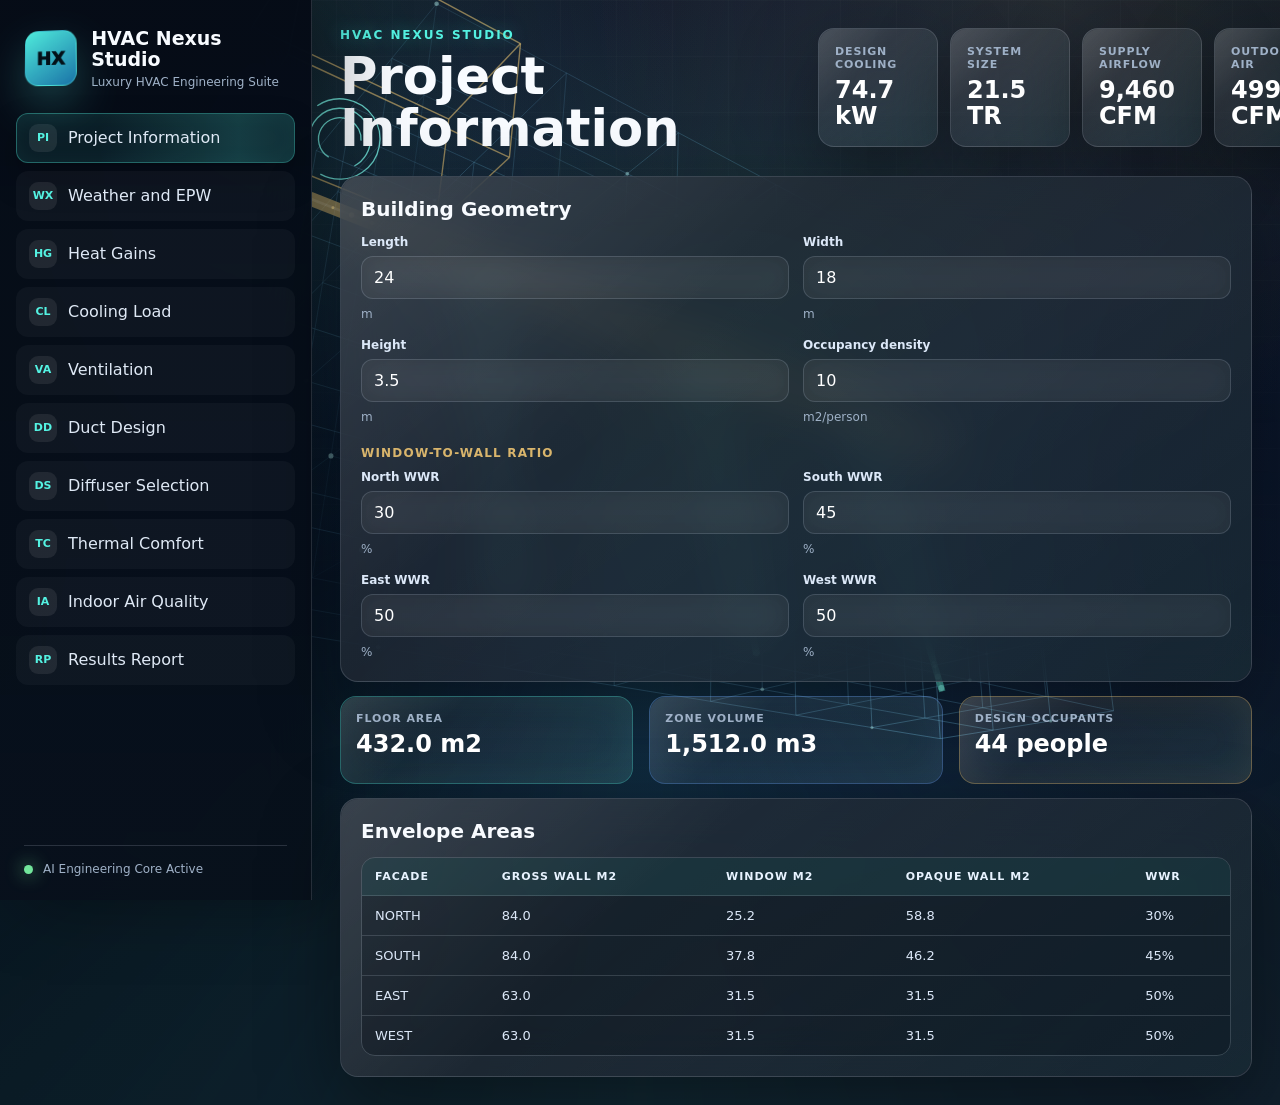
<file: index.html>
<!doctype html>
<html lang="en">
  <head>
    <meta charset="utf-8">
    <meta name="viewport" content="width=device-width, initial-scale=1">
    <title>HVAC Nexus Studio</title>
    <link rel="stylesheet" href="styles.css">
  </head>
  <body>
<canvas id="engineeringScene" class="engineering-scene" aria-hidden="true"></canvas>

<div id="splash-screen">
    <div class="loader-container">
        <div class="turbine"></div>

        <h1>HVAC Nexus Studio Ultimate</h1>

        <p>
            Precision HVAC Engineering Platform
        </p>
    </div>
</div>

<div class="shell">

    <aside class="sidebar">

        <div>

            <div class="brand">

                <div class="mark">
                    HX
                </div>

                <div>
                    <h1>HVAC Nexus Studio</h1>

                    <p>
                        Luxury HVAC Engineering Suite
                    </p>
                </div>

            </div>

            <nav id="tabs" class="tabs"></nav>

        </div>

        <div class="sidebar-footer">
            <span class="status-dot"></span>
            <span>AI Engineering Core Active</span>
        </div>

    </aside>

    <main class="workspace">

        <header class="topbar">

            <div>

                <p class="eyebrow">
                    HVAC Nexus Studio
                </p>

                <h2 id="screenTitle">
                    HVAC Dashboard
                </h2>

            </div>

            <div id="globalKpis" class="kpi-strip"></div>

        </header>

        <section id="app" class="panel-host"></section>

    </main>

</div>

<script src="engineering.js"></script>
<script src="scene3d.js"></script>
<script src="app.js"></script>

</body>
</html>
</file>
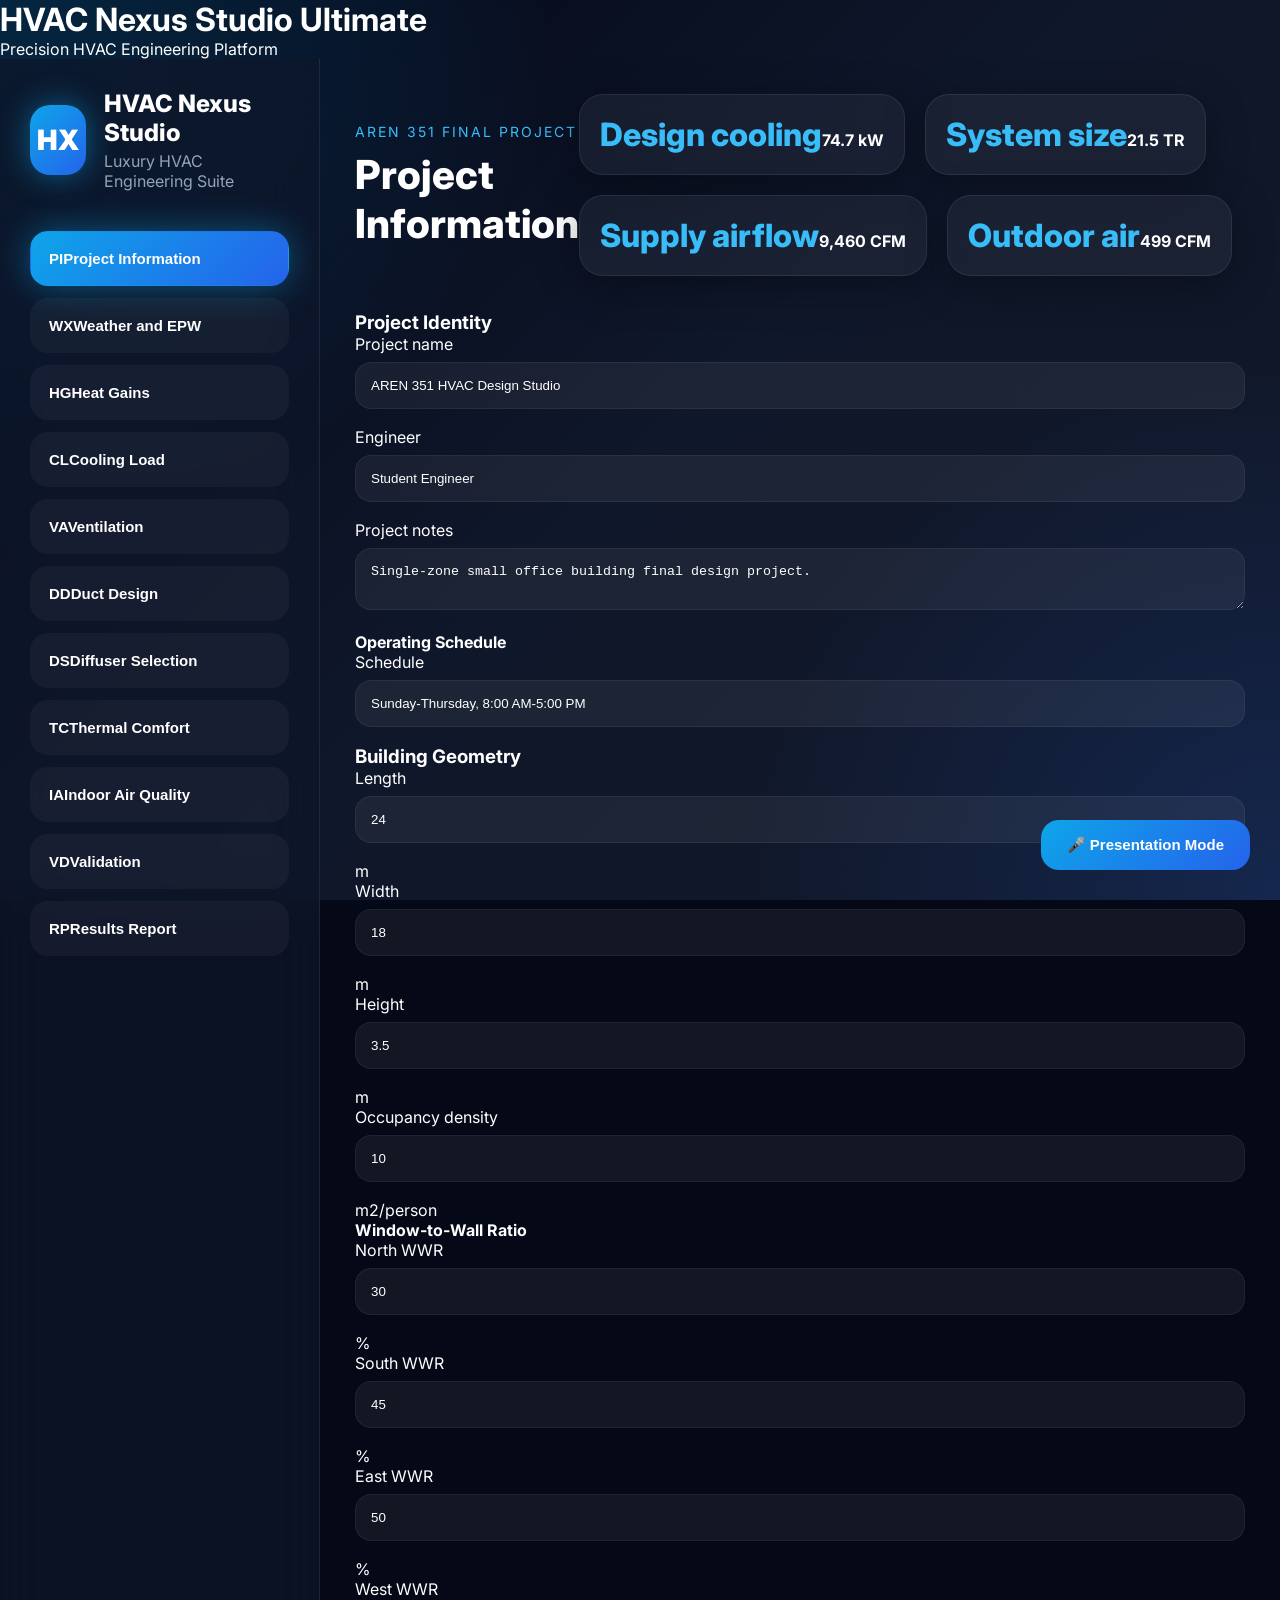
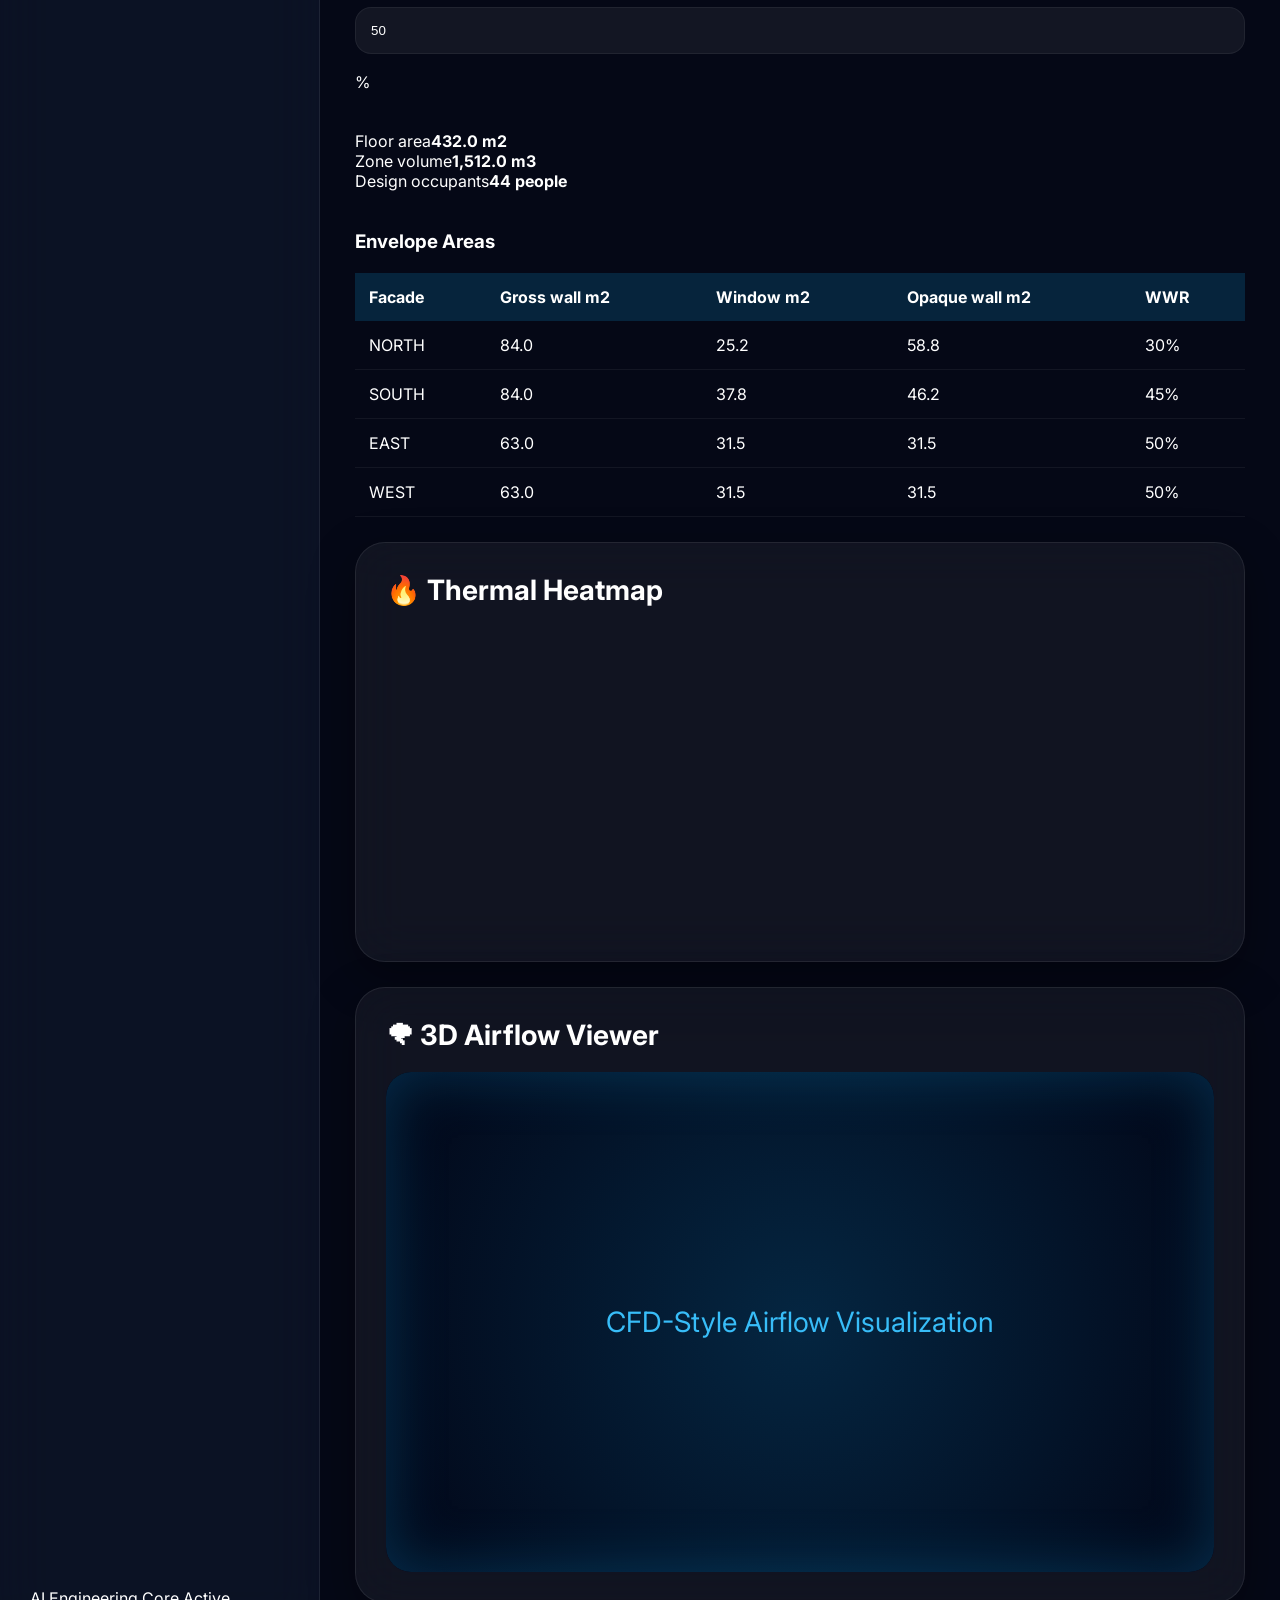
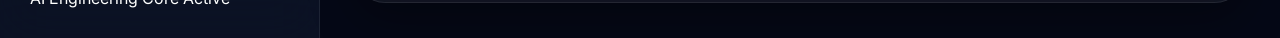
<file: Eng B/index.html>
<!doctype html>
<html lang="en">
  <head>
    <meta charset="utf-8">
    <meta name="viewport" content="width=device-width, initial-scale=1">
    <title>HVAC Nexus Studio</title>
    <link rel="stylesheet" href="styles.css">
  </head>
  <body>

<div id="splash-screen">
    <div class="loader-container">
        <div class="turbine"></div>

        <h1>HVAC Nexus Studio Ultimate</h1>

        <p>
            Precision HVAC Engineering Platform
        </p>
    </div>
</div>

<div class="shell">

    <aside class="sidebar">

        <div>

            <div class="brand">

                <div class="mark">
                    HX
                </div>

                <div>
                    <h1>HVAC Nexus Studio</h1>

                    <p>
                        Luxury HVAC Engineering Suite
                    </p>
                </div>

            </div>

            <nav id="tabs" class="tabs"></nav>

        </div>

        <div class="sidebar-footer">
            <span class="status-dot"></span>
            <span>AI Engineering Core Active</span>
        </div>

    </aside>

    <main class="workspace">

        <header class="topbar">

            <div>

                <p class="eyebrow">
                    AREN 351 FINAL PROJECT
                </p>

                <h2 id="screenTitle">
                    HVAC Dashboard
                </h2>

            </div>

            <div id="globalKpis" class="kpi-strip"></div>

        </header>

        <section id="app" class="panel-host"></section>

    </main>

</div>

<script src="engineering.js"></script>
<script src="app.js"></script>

</body>
</html>
</file>
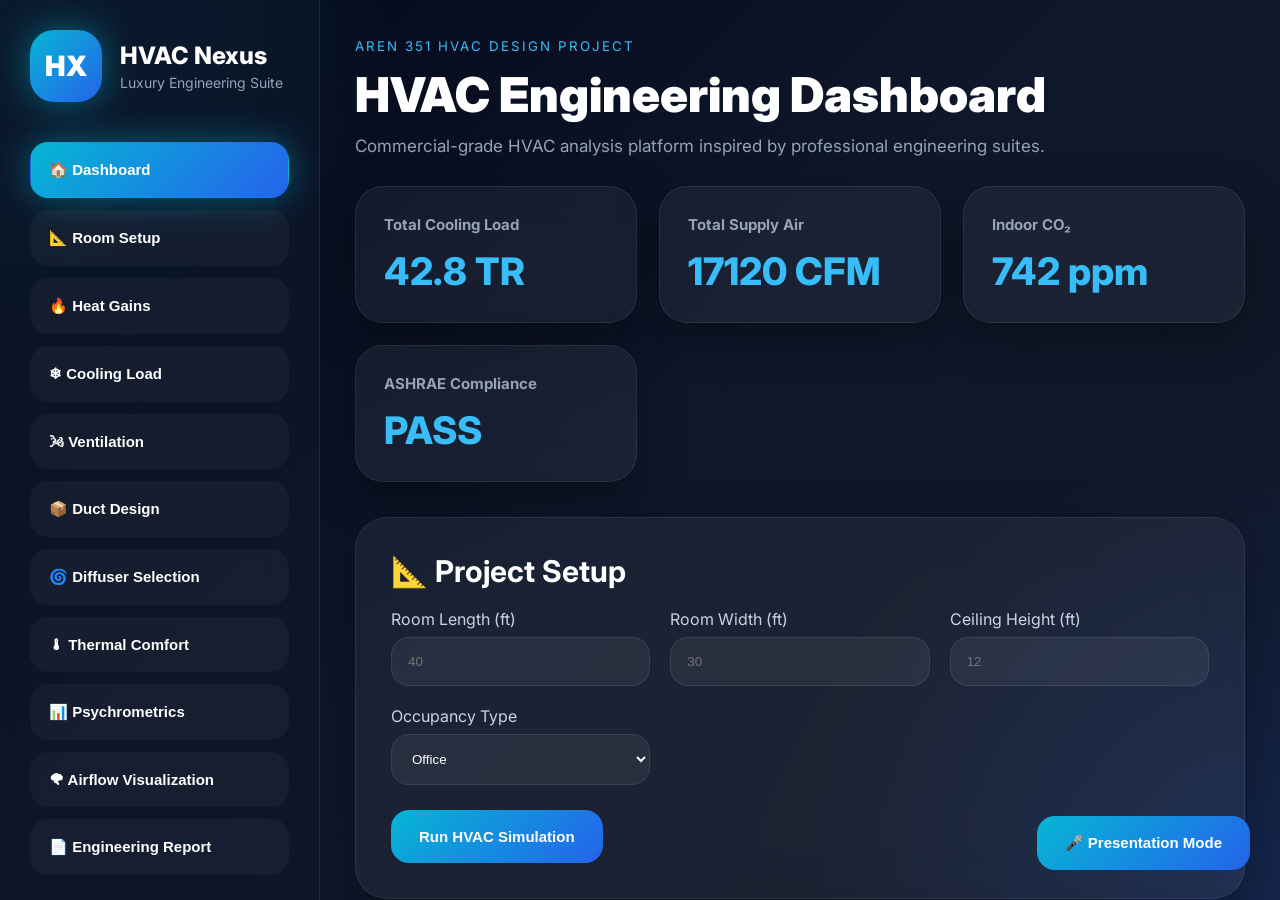
<file: hvac-design-studio/index.html>
<!doctype html>
<html lang="en">
  <head>
    <meta charset="utf-8">
    <meta name="viewport" content="width=device-width, initial-scale=1">
    <title>HVAC Nexus Studio</title>
    <link rel="stylesheet" href="styles.css">
  </head>
  <body>

<div id="splash">

    <div class="turbine"></div>

    <h1>HVAC Nexus Studio</h1>

    <p>
        Precision HVAC Engineering Platform
    </p>

</div>

<div class="app-shell">

    <aside class="sidebar">

        <div class="logo-box">

            <div class="logo-icon">
                HX
            </div>

            <div>
                <h1>HVAC Nexus</h1>
                <p>Luxury Engineering Suite</p>
            </div>

        </div>

        <div class="nav-menu">

            <button class="nav-btn active">
                🏠 Dashboard
            </button>

            <button class="nav-btn">
                📐 Room Setup
            </button>

            <button class="nav-btn">
                🔥 Heat Gains
            </button>

            <button class="nav-btn">
                ❄ Cooling Load
            </button>

            <button class="nav-btn">
                🌬 Ventilation
            </button>

            <button class="nav-btn">
                📦 Duct Design
            </button>

            <button class="nav-btn">
                🌀 Diffuser Selection
            </button>

            <button class="nav-btn">
                🌡 Thermal Comfort
            </button>

            <button class="nav-btn">
                📊 Psychrometrics
            </button>

            <button class="nav-btn">
                🌪 Airflow Visualization
            </button>

            <button class="nav-btn">
                📄 Engineering Report
            </button>

        </div>

    </aside>

    <main class="main-content">

        <section class="hero">

            <small>AREN 351 HVAC DESIGN PROJECT</small>

            <h2>
                HVAC Engineering Dashboard
            </h2>

            <p>
                Commercial-grade HVAC analysis platform inspired by
                professional engineering suites.
            </p>

        </section>

        <section class="kpi-grid">

            <div class="kpi-card">
                <h3>Total Cooling Load</h3>
                <span>42.8 TR</span>
            </div>

            <div class="kpi-card">
                <h3>Total Supply Air</h3>
                <span>17120 CFM</span>
            </div>

            <div class="kpi-card">
                <h3>Indoor CO₂</h3>
                <span>742 ppm</span>
            </div>

            <div class="kpi-card">
                <h3>ASHRAE Compliance</h3>
                <span>PASS</span>
            </div>

        </section>

        <section class="panel">

            <h2>📐 Project Setup</h2>

            <div class="input-grid">

                <div>
                    <label>Room Length (ft)</label>
                    <input type="number" placeholder="40">
                </div>

                <div>
                    <label>Room Width (ft)</label>
                    <input type="number" placeholder="30">
                </div>

                <div>
                    <label>Ceiling Height (ft)</label>
                    <input type="number" placeholder="12">
                </div>

                <div>
                    <label>Occupancy Type</label>

                    <select>
                        <option>Office</option>
                        <option>Classroom</option>
                        <option>Auditorium</option>
                    </select>
                </div>

            </div>

            <button class="primary-btn">
                Run HVAC Simulation
            </button>

        </section>

        <section class="panel">

            <h2>🌪 CFD-style Airflow Visualization</h2>

            <div class="chart-box">
                3D Airflow & Thermal Simulation
            </div>

        </section>

        <section class="panel">

            <h2>📊 Psychrometric Analysis</h2>

            <div class="chart-box">
                Interactive Psychrometric Chart
            </div>

        </section>

        <section class="panel">

            <h2>🌀 Titus Diffuser Selection</h2>

            <table>

                <tr>
                    <th>Model</th>
                    <th>CFM</th>
                    <th>Throw</th>
                    <th>NC</th>
                    <th>Status</th>
                </tr>

                <tr>
                    <td>TMS-AA</td>
                    <td>400</td>
                    <td>12 ft</td>
                    <td>25</td>
                    <td>PASS</td>
                </tr>

            </table>

        </section>

    </main>

</div>

<script src="engineering.js"></script>
<script src="app.js"></script>

</body>
</html>
</file>
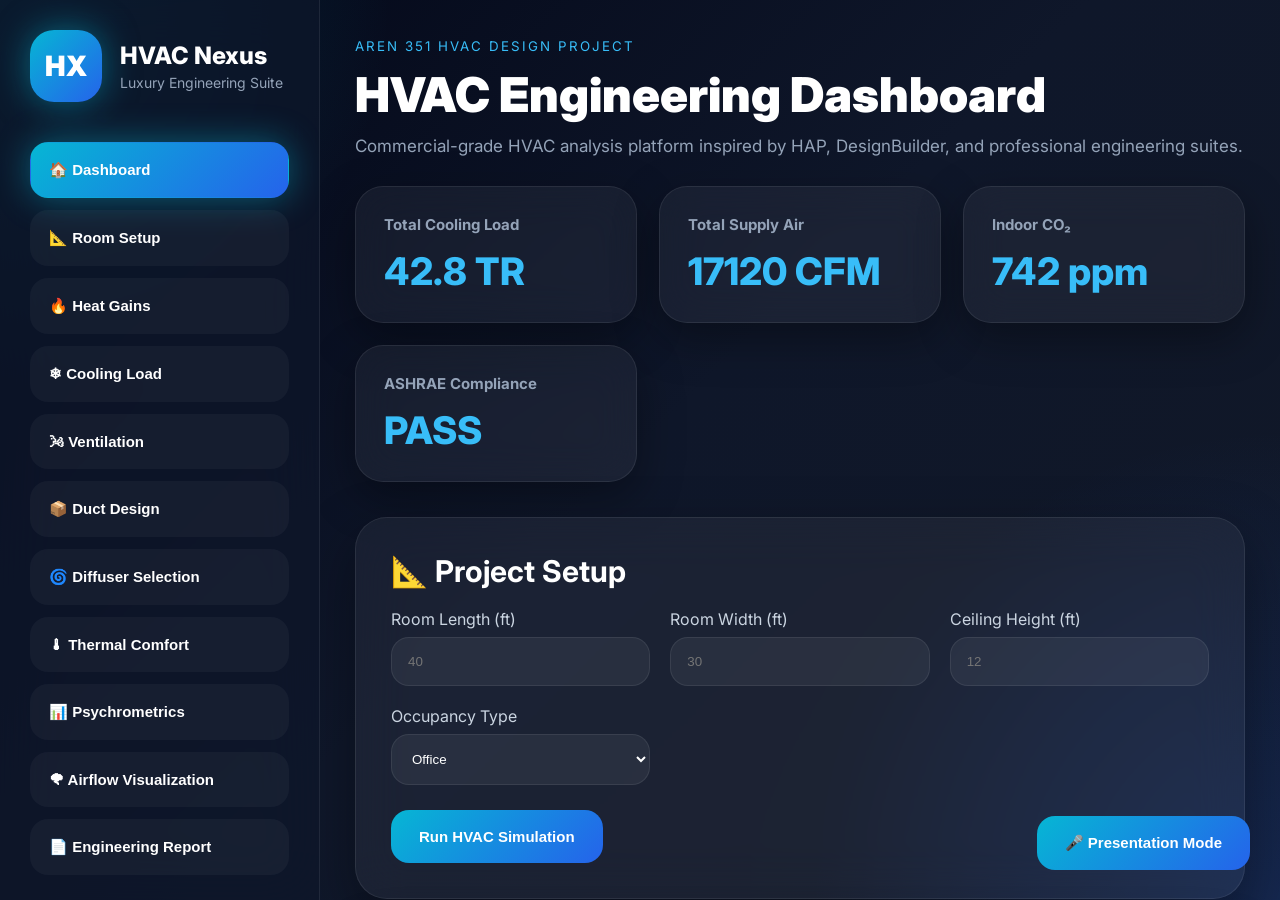
<file: Eng B/hvac-design-studio/index.html>
<!doctype html>
<html lang="en">
  <head>
    <meta charset="utf-8">
    <meta name="viewport" content="width=device-width, initial-scale=1">
    <title>HVAC Nexus Studio</title>
    <link rel="stylesheet" href="styles.css">
  </head>
  <body>

<div id="splash">

    <div class="turbine"></div>

    <h1>HVAC Nexus Studio</h1>

    <p>
        Precision HVAC Engineering Platform
    </p>

</div>

<div class="app-shell">

    <aside class="sidebar">

        <div class="logo-box">

            <div class="logo-icon">
                HX
            </div>

            <div>
                <h1>HVAC Nexus</h1>
                <p>Luxury Engineering Suite</p>
            </div>

        </div>

        <div class="nav-menu">

            <button class="nav-btn active">
                🏠 Dashboard
            </button>

            <button class="nav-btn">
                📐 Room Setup
            </button>

            <button class="nav-btn">
                🔥 Heat Gains
            </button>

            <button class="nav-btn">
                ❄ Cooling Load
            </button>

            <button class="nav-btn">
                🌬 Ventilation
            </button>

            <button class="nav-btn">
                📦 Duct Design
            </button>

            <button class="nav-btn">
                🌀 Diffuser Selection
            </button>

            <button class="nav-btn">
                🌡 Thermal Comfort
            </button>

            <button class="nav-btn">
                📊 Psychrometrics
            </button>

            <button class="nav-btn">
                🌪 Airflow Visualization
            </button>

            <button class="nav-btn">
                📄 Engineering Report
            </button>

        </div>

    </aside>

    <main class="main-content">

        <section class="hero">

            <small>AREN 351 HVAC DESIGN PROJECT</small>

            <h2>
                HVAC Engineering Dashboard
            </h2>

            <p>
                Commercial-grade HVAC analysis platform inspired by
                HAP, DesignBuilder, and professional engineering suites.
            </p>

        </section>

        <section class="kpi-grid">

            <div class="kpi-card">
                <h3>Total Cooling Load</h3>
                <span>42.8 TR</span>
            </div>

            <div class="kpi-card">
                <h3>Total Supply Air</h3>
                <span>17120 CFM</span>
            </div>

            <div class="kpi-card">
                <h3>Indoor CO₂</h3>
                <span>742 ppm</span>
            </div>

            <div class="kpi-card">
                <h3>ASHRAE Compliance</h3>
                <span>PASS</span>
            </div>

        </section>

        <section class="panel">

            <h2>📐 Project Setup</h2>

            <div class="input-grid">

                <div>
                    <label>Room Length (ft)</label>
                    <input type="number" placeholder="40">
                </div>

                <div>
                    <label>Room Width (ft)</label>
                    <input type="number" placeholder="30">
                </div>

                <div>
                    <label>Ceiling Height (ft)</label>
                    <input type="number" placeholder="12">
                </div>

                <div>
                    <label>Occupancy Type</label>

                    <select>
                        <option>Office</option>
                        <option>Classroom</option>
                        <option>Auditorium</option>
                    </select>
                </div>

            </div>

            <button class="primary-btn">
                Run HVAC Simulation
            </button>

        </section>

        <section class="panel">

            <h2>🌪 CFD-style Airflow Visualization</h2>

            <div class="chart-box">
                3D Airflow & Thermal Simulation
            </div>

        </section>

        <section class="panel">

            <h2>📊 Psychrometric Analysis</h2>

            <div class="chart-box">
                Interactive Psychrometric Chart
            </div>

        </section>

        <section class="panel">

            <h2>🌀 Titus Diffuser Selection</h2>

            <table>

                <tr>
                    <th>Model</th>
                    <th>CFM</th>
                    <th>Throw</th>
                    <th>NC</th>
                    <th>Status</th>
                </tr>

                <tr>
                    <td>TMS-AA</td>
                    <td>400</td>
                    <td>12 ft</td>
                    <td>25</td>
                    <td>PASS</td>
                </tr>

            </table>

        </section>

    </main>

</div>

<script src="engineering.js"></script>
<script src="app.js"></script>

</body>
</html>
</file>
<file: styles.css>
:root {
  --ink: #f8fbff;
  --muted: #9fb1c7;
  --line: rgba(214, 226, 240, 0.16);
  --panel: rgba(10, 18, 31, 0.72);
  --panel-strong: rgba(8, 14, 24, 0.88);
  --field: rgba(255, 255, 255, 0.075);
  --teal: #54f2e2;
  --blue: #69a8ff;
  --gold: #d9b56c;
  --coral: #ff7d70;
  --green: #72e59b;
  --shadow: 0 28px 80px rgba(0, 0, 0, 0.38);
  font-family: Inter, ui-sans-serif, system-ui, -apple-system, BlinkMacSystemFont, "Segoe UI", Arial, sans-serif;
  color-scheme: dark;
}

* {
  box-sizing: border-box;
}

html,
body {
  min-height: 100%;
  margin: 0;
}

body {
  min-width: 320px;
  overflow-x: hidden;
  color: var(--ink);
  background:
    radial-gradient(circle at 18% 12%, rgba(84, 242, 226, 0.13), transparent 32%),
    radial-gradient(circle at 82% 0%, rgba(217, 181, 108, 0.12), transparent 30%),
    linear-gradient(135deg, #030711 0%, #07111d 46%, #0d1524 100%);
}

body::before {
  content: "";
  position: fixed;
  inset: 0;
  z-index: -3;
  background:
    linear-gradient(rgba(255, 255, 255, 0.025) 1px, transparent 1px),
    linear-gradient(90deg, rgba(255, 255, 255, 0.025) 1px, transparent 1px);
  background-size: 56px 56px;
  mask-image: linear-gradient(to bottom, rgba(0, 0, 0, 0.85), rgba(0, 0, 0, 0.08));
}

body::after {
  content: "";
  position: fixed;
  inset: -30%;
  z-index: -2;
  background:
    conic-gradient(from 90deg at 50% 50%, transparent, rgba(84, 242, 226, 0.09), transparent, rgba(217, 181, 108, 0.07), transparent);
  animation: atmosphereSpin 34s linear infinite;
  filter: blur(14px);
}

button,
input,
select,
textarea {
  font: inherit;
}

button {
  cursor: pointer;
}

.engineering-scene {
  position: fixed;
  inset: 0;
  z-index: -1;
  width: 100%;
  height: 100%;
  pointer-events: none;
}

#splash-screen {
  position: fixed;
  inset: 0;
  z-index: 20;
  display: grid;
  place-items: center;
  background:
    radial-gradient(circle at center, rgba(84, 242, 226, 0.12), transparent 34%),
    rgba(3, 7, 17, 0.88);
  backdrop-filter: blur(22px);
  animation: splashExit 0.7s ease 1.15s forwards;
  pointer-events: none;
}

.loader-container {
  display: grid;
  justify-items: center;
  gap: 14px;
  text-align: center;
}

.turbine {
  width: 86px;
  height: 86px;
  border-radius: 50%;
  border: 1px solid rgba(84, 242, 226, 0.42);
  background:
    conic-gradient(from 0deg, transparent, rgba(84, 242, 226, 0.95), transparent 38%, rgba(217, 181, 108, 0.82), transparent 70%),
    radial-gradient(circle at center, #07111d 0 28%, transparent 29%);
  box-shadow:
    0 0 38px rgba(84, 242, 226, 0.38),
    inset 0 0 28px rgba(105, 168, 255, 0.22);
  animation: spin 1.4s linear infinite;
}

#splash-screen h1 {
  margin: 0;
  font-size: clamp(28px, 5vw, 56px);
  letter-spacing: 0;
}

#splash-screen p {
  margin: 0;
  color: var(--muted);
  font-weight: 700;
  letter-spacing: 0.14em;
  text-transform: uppercase;
}

.shell {
  position: relative;
  z-index: 1;
  display: grid;
  grid-template-columns: 312px minmax(0, 1fr);
  min-height: 100vh;
}

.sidebar {
  position: sticky;
  top: 0;
  display: flex;
  flex-direction: column;
  justify-content: space-between;
  height: 100vh;
  padding: 24px 16px;
  background:
    linear-gradient(180deg, rgba(5, 12, 23, 0.90), rgba(8, 18, 30, 0.72)),
    rgba(7, 13, 23, 0.86);
  border-right: 1px solid var(--line);
  box-shadow: 22px 0 70px rgba(0, 0, 0, 0.34);
  backdrop-filter: blur(24px);
}

.brand {
  display: flex;
  align-items: center;
  gap: 14px;
  padding: 4px 8px 24px;
}

.mark {
  display: grid;
  place-items: center;
  width: 56px;
  height: 56px;
  border: 1px solid rgba(84, 242, 226, 0.38);
  border-radius: 14px;
  background:
    linear-gradient(145deg, rgba(84, 242, 226, 0.92), rgba(31, 102, 179, 0.72)),
    #0d9488;
  color: #031018;
  font-size: 18px;
  font-weight: 950;
  box-shadow: 0 18px 40px rgba(84, 242, 226, 0.22);
  transform: perspective(420px) rotateX(8deg) rotateY(-12deg);
  animation: floatMark 5s ease-in-out infinite;
}

.brand h1 {
  margin: 0;
  font-size: 19px;
  line-height: 1.1;
  letter-spacing: 0;
}

.brand p {
  margin: 5px 0 0;
  color: var(--muted);
  font-size: 12px;
}

.tabs {
  display: flex;
  flex-direction: column;
  gap: 8px;
}

.tab-btn {
  position: relative;
  display: grid;
  grid-template-columns: 28px 1fr;
  align-items: center;
  gap: 11px;
  width: 100%;
  min-height: 44px;
  padding: 10px 12px;
  overflow: hidden;
  border: 1px solid transparent;
  border-radius: 12px;
  background: rgba(255, 255, 255, 0.035);
  color: #dfe9f6;
  text-align: left;
  opacity: 1 !important;
  transition: transform 0.22s ease, border-color 0.22s ease, background 0.22s ease, box-shadow 0.22s ease;
}

.tab-btn * {
  opacity: 1 !important;
}

.tab-btn::before {
  content: "";
  position: absolute;
  inset: 0;
  background: linear-gradient(90deg, transparent, rgba(84, 242, 226, 0.14), transparent);
  opacity: 0;
  transform: translateX(-40%);
  transition: opacity 0.22s ease, transform 0.22s ease;
}

.tab-btn:hover,
.tab-btn.active {
  border-color: rgba(84, 242, 226, 0.34);
  background: rgba(84, 242, 226, 0.08);
  box-shadow: 0 16px 34px rgba(0, 0, 0, 0.22), inset 0 0 22px rgba(84, 242, 226, 0.06);
  transform: translateX(5px);
}

.tab-btn:hover::before,
.tab-btn.active::before {
  opacity: 1;
  transform: translateX(30%);
}

.tab-icon {
  position: relative;
  z-index: 1;
  display: grid;
  place-items: center;
  width: 28px;
  height: 28px;
  border-radius: 9px;
  background: rgba(255, 255, 255, 0.08);
  color: var(--teal);
  font-size: 11px;
  font-weight: 900;
}

.tab-btn span:last-child {
  position: relative;
  z-index: 1;
  min-width: 0;
}

.sidebar-footer {
  display: flex;
  align-items: center;
  gap: 10px;
  margin: 18px 8px 0;
  padding-top: 16px;
  border-top: 1px solid var(--line);
  color: var(--muted);
  font-size: 12px;
}

.status-dot {
  width: 9px;
  height: 9px;
  border-radius: 50%;
  background: var(--green);
  box-shadow: 0 0 18px rgba(114, 229, 155, 0.9);
}

.workspace {
  min-width: 0;
  padding: 28px;
}

.topbar {
  display: grid;
  grid-template-columns: minmax(220px, 1fr) minmax(420px, 0.95fr);
  gap: 22px;
  align-items: start;
  margin-bottom: 22px;
}

.eyebrow {
  margin: 0 0 8px;
  color: var(--teal);
  font-size: 12px;
  font-weight: 900;
  letter-spacing: 0.16em;
  text-transform: uppercase;
  text-shadow: 0 0 18px rgba(84, 242, 226, 0.45);
}

#screenTitle {
  margin: 0;
  max-width: 760px;
  font-size: clamp(32px, 4vw, 58px);
  line-height: 1.02;
  letter-spacing: 0;
}

.kpi-strip {
  display: grid;
  grid-template-columns: repeat(4, minmax(120px, 1fr));
  gap: 12px;
}

.kpi,
.metric,
.section {
  position: relative;
  overflow: hidden;
}

.kpi::before,
.metric::before,
.section::before {
  content: "";
  position: absolute;
  inset: 0;
  border-radius: inherit;
  background: linear-gradient(135deg, rgba(255, 255, 255, 0.16), transparent 34%, rgba(84, 242, 226, 0.08));
  opacity: 0.65;
  pointer-events: none;
}

.kpi {
  min-height: 84px;
  padding: 16px;
  border: 1px solid var(--line);
  border-radius: 16px;
  background: linear-gradient(145deg, rgba(255, 255, 255, 0.105), rgba(255, 255, 255, 0.035));
  box-shadow: var(--shadow);
  backdrop-filter: blur(22px);
  transform: perspective(900px) rotateX(0deg);
  transition: transform 0.22s ease, border-color 0.22s ease;
}

.kpi:hover {
  border-color: rgba(217, 181, 108, 0.40);
  transform: perspective(900px) rotateX(4deg) translateY(-4px);
}

.kpi span,
.metric span {
  position: relative;
  z-index: 1;
  display: block;
  color: var(--muted);
  font-size: 11px;
  font-weight: 850;
  letter-spacing: 0.08em;
  text-transform: uppercase;
}

.kpi strong,
.metric strong {
  position: relative;
  z-index: 1;
  display: block;
  margin-top: 7px;
  color: #ffffff;
  font-size: 24px;
  line-height: 1.08;
}

.panel-host {
  min-width: 0;
}

body > button[style*="position: fixed"],
.panel-host > .panel {
  display: none !important;
}

.grid {
  display: grid;
  gap: 16px;
}

.grid.two {
  grid-template-columns: repeat(2, minmax(0, 1fr));
}

.grid.three {
  grid-template-columns: repeat(3, minmax(0, 1fr));
}

.grid.sidebar-layout {
  grid-template-columns: minmax(320px, 0.78fr) minmax(0, 1.22fr);
}

.section {
  padding: 20px;
  border: 1px solid var(--line);
  border-radius: 18px;
  background:
    linear-gradient(145deg, rgba(255, 255, 255, 0.10), rgba(255, 255, 255, 0.035)),
    var(--panel);
  box-shadow: var(--shadow);
  backdrop-filter: blur(24px);
}

.section.flat {
  background: rgba(10, 18, 31, 0.54);
  box-shadow: 0 16px 48px rgba(0, 0, 0, 0.22);
}

.section > * {
  position: relative;
  z-index: 1;
}

.section h3 {
  margin: 0 0 14px;
  font-size: 20px;
  letter-spacing: 0;
}

.section h4 {
  margin: 20px 0 10px;
  color: var(--gold);
  font-size: 12px;
  font-weight: 900;
  letter-spacing: 0.10em;
  text-transform: uppercase;
}

.section p {
  color: var(--muted);
  line-height: 1.58;
}

.form-grid {
  display: grid;
  grid-template-columns: repeat(2, minmax(0, 1fr));
  gap: 14px;
}

.field {
  display: grid;
  gap: 7px;
  min-width: 0;
}

.field label {
  color: #dce8f8;
  font-size: 12px;
  font-weight: 850;
}

.field input,
.field select,
.field textarea {
  width: 100%;
  min-height: 43px;
  border: 1px solid rgba(207, 221, 237, 0.14);
  border-radius: 12px;
  background: var(--field);
  color: #ffffff;
  outline: none;
  padding: 10px 12px;
  box-shadow: inset 0 0 22px rgba(0, 0, 0, 0.14);
}

.field textarea {
  min-height: 116px;
  resize: vertical;
}

.field input:focus,
.field select:focus,
.field textarea:focus {
  border-color: rgba(84, 242, 226, 0.62);
  box-shadow: 0 0 0 3px rgba(84, 242, 226, 0.13), inset 0 0 22px rgba(0, 0, 0, 0.14);
}

.field select option {
  background: #07111d;
  color: #ffffff;
}

.check-row {
  display: flex;
  align-items: center;
  gap: 10px;
  min-height: 43px;
  padding: 10px 12px;
  border: 1px solid rgba(207, 221, 237, 0.14);
  border-radius: 12px;
  background: var(--field);
}

.check-row input {
  width: 18px;
  height: 18px;
}

.metric-grid {
  display: grid;
  grid-template-columns: repeat(3, minmax(0, 1fr));
  gap: 12px;
}

.metric {
  min-height: 88px;
  padding: 15px;
  border: 1px solid var(--line);
  border-radius: 16px;
  background: rgba(255, 255, 255, 0.055);
}

.metric.teal {
  border-color: rgba(84, 242, 226, 0.33);
  box-shadow: inset 0 0 38px rgba(84, 242, 226, 0.08);
}

.metric.blue {
  border-color: rgba(105, 168, 255, 0.34);
  box-shadow: inset 0 0 38px rgba(105, 168, 255, 0.08);
}

.metric.amber {
  border-color: rgba(217, 181, 108, 0.42);
  box-shadow: inset 0 0 38px rgba(217, 181, 108, 0.09);
}

.metric.coral {
  border-color: rgba(255, 125, 112, 0.42);
  box-shadow: inset 0 0 38px rgba(255, 125, 112, 0.09);
}

.table-wrap {
  width: 100%;
  overflow-x: auto;
  border: 1px solid var(--line);
  border-radius: 14px;
}

table {
  width: 100%;
  min-width: 680px;
  border-collapse: collapse;
  background: rgba(3, 8, 16, 0.26);
}

th,
td {
  padding: 12px 13px;
  border-bottom: 1px solid var(--line);
  text-align: left;
  vertical-align: top;
}

th {
  color: #e8f3ff;
  background: rgba(84, 242, 226, 0.085);
  font-size: 11px;
  font-weight: 900;
  letter-spacing: 0.09em;
  text-transform: uppercase;
}

td {
  color: #dce8f8;
  font-size: 13px;
}

tr:last-child td {
  border-bottom: 0;
}

.chart {
  width: 100%;
  height: 320px;
  border: 1px solid var(--line);
  border-radius: 16px;
  background: rgba(255, 255, 255, 0.92);
}

.chart.short {
  height: 240px;
}

.note-list {
  display: grid;
  gap: 9px;
  margin: 0;
  padding: 0;
  list-style: none;
}

.note-list li {
  padding: 11px 13px;
  border-left: 3px solid var(--teal);
  border-radius: 10px;
  background: rgba(84, 242, 226, 0.075);
  color: #dfeaf8;
  line-height: 1.45;
}

.note-list li.warn {
  border-left-color: var(--gold);
  background: rgba(217, 181, 108, 0.085);
}

.pill-row {
  display: flex;
  flex-wrap: wrap;
  gap: 9px;
}

.pill {
  display: inline-flex;
  align-items: center;
  min-height: 30px;
  padding: 6px 11px;
  border: 1px solid rgba(255, 255, 255, 0.10);
  border-radius: 999px;
  background: rgba(255, 255, 255, 0.08);
  color: #e8f3ff;
  font-size: 12px;
  font-weight: 800;
}

.pill.good {
  color: #c9ffdb;
  border-color: rgba(114, 229, 155, 0.38);
  background: rgba(114, 229, 155, 0.10);
}

.pill.warn {
  color: #ffe3a7;
  border-color: rgba(217, 181, 108, 0.42);
  background: rgba(217, 181, 108, 0.12);
}

.pill.bad {
  color: #ffd0ca;
  border-color: rgba(255, 125, 112, 0.42);
  background: rgba(255, 125, 112, 0.12);
}

.actions {
  display: flex;
  flex-wrap: wrap;
  gap: 10px;
  margin-top: 14px;
}

.btn {
  display: inline-flex;
  align-items: center;
  justify-content: center;
  gap: 8px;
  min-height: 40px;
  border: 1px solid rgba(207, 221, 237, 0.16);
  border-radius: 12px;
  background: rgba(255, 255, 255, 0.075);
  color: #ffffff;
  padding: 9px 14px;
  font-weight: 850;
  transition: transform 0.18s ease, box-shadow 0.18s ease, border-color 0.18s ease;
}

.btn.primary {
  border-color: rgba(84, 242, 226, 0.52);
  background: linear-gradient(135deg, rgba(84, 242, 226, 0.95), rgba(31, 102, 179, 0.86));
  color: #04111a;
}

.btn:hover {
  border-color: rgba(217, 181, 108, 0.50);
  box-shadow: 0 16px 32px rgba(0, 0, 0, 0.22);
  transform: translateY(-2px);
}

.report {
  max-height: 680px;
  overflow: auto;
  padding: 16px;
  border: 1px solid var(--line);
  border-radius: 14px;
  background: rgba(3, 8, 16, 0.40);
  color: #e6f0fb;
  line-height: 1.55;
  white-space: pre-wrap;
}

.mono {
  font-family: "SFMono-Regular", Consolas, "Liberation Mono", monospace;
}

.file-drop {
  display: grid;
  gap: 8px;
  padding: 15px;
  border: 1px dashed rgba(84, 242, 226, 0.36);
  border-radius: 14px;
  background: rgba(84, 242, 226, 0.055);
}

.subtle {
  color: var(--muted);
  font-size: 12px;
  line-height: 1.45;
}

::-webkit-scrollbar {
  width: 10px;
  height: 10px;
}

::-webkit-scrollbar-track {
  background: rgba(3, 7, 17, 0.55);
}

::-webkit-scrollbar-thumb {
  border-radius: 999px;
  background: linear-gradient(180deg, var(--teal), var(--blue));
}

@keyframes spin {
  to {
    transform: rotate(360deg);
  }
}

@keyframes splashExit {
  to {
    opacity: 0;
    visibility: hidden;
  }
}

@keyframes floatMark {
  0%,
  100% {
    transform: perspective(420px) rotateX(8deg) rotateY(-12deg) translateY(0);
  }
  50% {
    transform: perspective(420px) rotateX(12deg) rotateY(-4deg) translateY(-7px);
  }
}

@keyframes fadeUp {
  from {
    opacity: 0;
    transform: translateY(16px);
  }
  to {
    opacity: 1;
    transform: translateY(0);
  }
}

@keyframes atmosphereSpin {
  to {
    transform: rotate(360deg);
  }
}

@media (max-width: 1180px) {
  .shell {
    grid-template-columns: 1fr;
  }

  .sidebar {
    position: relative;
    height: auto;
  }

  .tabs {
    display: grid;
    grid-template-columns: repeat(3, minmax(0, 1fr));
  }

  .sidebar-footer {
    display: none;
  }

  .topbar {
    grid-template-columns: 1fr;
  }

  .kpi-strip {
    grid-template-columns: repeat(2, minmax(0, 1fr));
  }
}

@media (max-width: 820px) {
  .workspace {
    padding: 18px;
  }

  .tabs,
  .grid.two,
  .grid.three,
  .grid.sidebar-layout,
  .form-grid,
  .metric-grid,
  .kpi-strip {
    grid-template-columns: 1fr;
  }

  .brand {
    padding-bottom: 16px;
  }

  .chart {
    height: 260px;
  }
}

@media print {
  .engineering-scene,
  #splash-screen,
  .sidebar,
  .topbar,
  .actions {
    display: none !important;
  }

  body {
    background: #ffffff;
    color: #111827;
  }

  .shell,
  .workspace {
    display: block;
    padding: 0;
  }

  .section {
    break-inside: avoid;
    color: #111827;
    background: #ffffff;
    box-shadow: none;
  }
}
</file>
<file: Eng B/styles.css>
@import url('https://fonts.googleapis.com/css2?family=Inter:wght@300;400;500;600;700;800;900&display=swap');

*{
    margin:0;
    padding:0;
    box-sizing:border-box;
}

body{
    font-family:'Inter',sans-serif;
    background:#050816;
    overflow-x:hidden;
    color:white;
}

/* ============================================
BACKGROUND
============================================ */

body::before{
    content:'';
    position:fixed;
    width:100%;
    height:100%;
    background:
    radial-gradient(circle at top left,#0ea5e933,transparent 35%),
    radial-gradient(circle at bottom right,#2563eb33,transparent 35%),
    linear-gradient(135deg,#020617,#0f172a,#111827);
    z-index:-2;
}

body::after{
    content:'';
    position:fixed;
    width:200%;
    height:200%;
    background:
    repeating-linear-gradient(
        45deg,
        transparent,
        transparent 40px,
        rgba(255,255,255,0.015) 40px,
        rgba(255,255,255,0.015) 80px
    );
    animation: movebg 30s linear infinite;
    z-index:-1;
}

@keyframes movebg{
    from{transform:translate(0,0);}
    to{transform:translate(-200px,-200px);}
}

/* ============================================
LAYOUT
============================================ */

.shell{
    display:flex;
    min-height:100vh;
}

/* ============================================
SIDEBAR
============================================ */

.sidebar{
    width:320px;
    background:rgba(15,23,42,0.72);
    backdrop-filter:blur(25px);
    border-right:1px solid rgba(255,255,255,0.08);
    padding:30px;
    display:flex;
    flex-direction:column;
    justify-content:space-between;
}

.brand{
    display:flex;
    align-items:center;
    gap:18px;
    margin-bottom:40px;
}

.mark{
    width:70px;
    height:70px;
    border-radius:20px;
    background:linear-gradient(135deg,#0ea5e9,#2563eb);
    display:flex;
    align-items:center;
    justify-content:center;
    font-size:28px;
    font-weight:900;
    box-shadow:0 0 30px rgba(14,165,233,0.5);
    animation:floating 4s ease-in-out infinite;
}

.brand h1{
    font-size:24px;
    font-weight:800;
}

.brand p{
    color:#94a3b8;
    margin-top:4px;
}

/* ============================================
TABS
============================================ */

.tabs{
    display:flex;
    flex-direction:column;
    gap:12px;
}

.tabs button{
    background:rgba(255,255,255,0.04);
    border:none;
    color:white;
    padding:18px;
    border-radius:18px;
    text-align:left;
    font-size:15px;
    cursor:pointer;
    transition:0.35s;
    border:1px solid transparent;
}

.tabs button:hover{
    transform:translateX(8px);
    background:rgba(14,165,233,0.12);
    border-color:#0ea5e9;
    box-shadow:0 0 25px rgba(14,165,233,0.25);
}

.tabs button.active{
    background:linear-gradient(135deg,#0ea5e9,#2563eb);
    box-shadow:0 0 35px rgba(14,165,233,0.45);
}

/* ============================================
TOPBAR
============================================ */

.workspace{
    flex:1;
    padding:35px;
}

.topbar{
    display:flex;
    justify-content:space-between;
    align-items:center;
    margin-bottom:35px;
}

.eyebrow{
    color:#38bdf8;
    font-size:14px;
    letter-spacing:2px;
    text-transform:uppercase;
}

#screenTitle{
    font-size:40px;
    font-weight:800;
    margin-top:10px;
}

/* ============================================
KPI CARDS
============================================ */

.kpi-strip{
    display:flex;
    gap:20px;
    flex-wrap:wrap;
}

.kpi{
    min-width:170px;
    background:rgba(255,255,255,0.05);
    border:1px solid rgba(255,255,255,0.08);
    backdrop-filter:blur(20px);
    border-radius:24px;
    padding:20px;
    box-shadow:0 10px 40px rgba(0,0,0,0.35);
    transition:0.35s;
}

.kpi:hover{
    transform:translateY(-5px);
}

.kpi h3{
    color:#94a3b8;
    font-size:14px;
    margin-bottom:10px;
}

.kpi span{
    font-size:32px;
    font-weight:800;
    color:#38bdf8;
}

/* ============================================
PANELS
============================================ */

.panel-host{
    display:grid;
    grid-template-columns:1fr;
    gap:25px;
}

.panel{
    background:rgba(255,255,255,0.05);
    border-radius:30px;
    padding:30px;
    backdrop-filter:blur(25px);
    border:1px solid rgba(255,255,255,0.08);
    box-shadow:0 15px 45px rgba(0,0,0,0.35);
    animation:fadeUp 0.7s ease;
}

.panel h2{
    margin-bottom:20px;
    font-size:28px;
}

.panel h3{
    margin-top:25px;
    margin-bottom:15px;
    color:#38bdf8;
}

/* ============================================
INPUTS
============================================ */

input,
select,
textarea{
    width:100%;
    padding:15px;
    border:none;
    border-radius:16px;
    background:rgba(255,255,255,0.06);
    color:white;
    margin-top:8px;
    margin-bottom:18px;
    outline:none;
    border:1px solid rgba(255,255,255,0.06);
}

input:focus,
select:focus,
textarea:focus{
    border-color:#38bdf8;
    box-shadow:0 0 20px rgba(56,189,248,0.3);
}

/* ============================================
BUTTONS
============================================ */

button{
    background:linear-gradient(135deg,#0ea5e9,#2563eb);
    color:white;
    border:none;
    border-radius:18px;
    padding:16px 26px;
    font-size:15px;
    font-weight:700;
    cursor:pointer;
    transition:0.35s;
}

button:hover{
    transform:translateY(-3px) scale(1.02);
    box-shadow:0 0 35px rgba(14,165,233,0.45);
}

/* ============================================
TABLES
============================================ */

table{
    width:100%;
    border-collapse:collapse;
    margin-top:20px;
}

th{
    background:rgba(14,165,233,0.18);
    padding:14px;
    text-align:left;
}

td{
    padding:14px;
    border-bottom:1px solid rgba(255,255,255,0.06);
}

/* ============================================
STATUS
============================================ */

.pass{
    color:#22c55e;
    font-weight:700;
}

.fail{
    color:#ef4444;
    font-weight:700;
}

.warning{
    color:#facc15;
    font-weight:700;
}

/* ============================================
ANIMATIONS
============================================ */

@keyframes floating{
    0%{transform:translateY(0px);}
    50%{transform:translateY(-10px);}
    100%{transform:translateY(0px);}
}

@keyframes fadeUp{
    from{
        opacity:0;
        transform:translateY(30px);
    }
    to{
        opacity:1;
        transform:translateY(0);
    }
}

/* ============================================
SCROLLBAR
============================================ */

::-webkit-scrollbar{
    width:10px;
}

::-webkit-scrollbar-thumb{
    background:#0ea5e9;
    border-radius:10px;
}

::-webkit-scrollbar-track{
    background:#0f172a;
}
</file>
<file: hvac-design-studio/styles.css>
@import url('https://fonts.googleapis.com/css2?family=Inter:wght@300;400;500;600;700;800;900&display=swap');

*{
    margin:0;
    padding:0;
    box-sizing:border-box;
}

body{
    font-family:'Inter',sans-serif;
    background:#030712;
    color:white;
    overflow:hidden;
}

/* =========================================
BACKGROUND
========================================= */

body::before{
    content:'';
    position:fixed;
    width:100%;
    height:100%;
    background:
    radial-gradient(circle at top left,#06b6d433,transparent 25%),
    radial-gradient(circle at bottom right,#2563eb33,transparent 30%),
    linear-gradient(135deg,#020617,#0f172a,#111827);
    z-index:-2;
}

body::after{
    content:'';
    position:fixed;
    width:200%;
    height:200%;
    background:
    repeating-linear-gradient(
        45deg,
        transparent,
        transparent 60px,
        rgba(255,255,255,0.02) 60px,
        rgba(255,255,255,0.02) 120px
    );
    animation:gridMove 25s linear infinite;
    z-index:-1;
}

@keyframes gridMove{
    from{transform:translate(0,0);}
    to{transform:translate(-200px,-200px);}
}

/* =========================================
APP LAYOUT
========================================= */

.app-shell{
    display:flex;
    height:100vh;
}

/* =========================================
SIDEBAR
========================================= */

.sidebar{
    width:320px;
    background:rgba(15,23,42,0.72);
    backdrop-filter:blur(30px);
    border-right:1px solid rgba(255,255,255,0.08);
    display:flex;
    flex-direction:column;
    padding:30px;
    overflow-y:auto;
}

.logo-box{
    display:flex;
    align-items:center;
    gap:18px;
    margin-bottom:40px;
}

.logo-icon{
    width:72px;
    height:72px;
    border-radius:24px;
    background:linear-gradient(135deg,#06b6d4,#2563eb);
    display:flex;
    align-items:center;
    justify-content:center;
    font-size:28px;
    font-weight:900;
    box-shadow:0 0 35px rgba(6,182,212,0.5);
    animation:float 4s ease-in-out infinite;
}

.logo-box h1{
    font-size:24px;
    font-weight:800;
}

.logo-box p{
    color:#94a3b8;
    margin-top:4px;
    font-size:14px;
}

@keyframes float{
    0%{transform:translateY(0);}
    50%{transform:translateY(-10px);}
    100%{transform:translateY(0);}
}

/* =========================================
NAVIGATION
========================================= */

.nav-menu{
    display:flex;
    flex-direction:column;
    gap:12px;
}

.nav-btn{
    width:100%;
    background:rgba(255,255,255,0.04);
    border:none;
    border-radius:18px;
    color:white;
    padding:18px;
    text-align:left;
    cursor:pointer;
    transition:0.35s;
    font-size:15px;
    font-weight:600;
    border:1px solid transparent;
}

.nav-btn:hover{
    background:rgba(6,182,212,0.14);
    border-color:#06b6d4;
    transform:translateX(6px);
    box-shadow:0 0 25px rgba(6,182,212,0.25);
}

.nav-btn.active{
    background:linear-gradient(135deg,#06b6d4,#2563eb);
    box-shadow:0 0 35px rgba(6,182,212,0.45);
}

/* =========================================
MAIN CONTENT
========================================= */

.main-content{
    flex:1;
    overflow-y:auto;
    padding:35px;
}

/* =========================================
HEADER
========================================= */

.hero{
    margin-bottom:30px;
}

.hero small{
    color:#38bdf8;
    text-transform:uppercase;
    letter-spacing:2px;
}

.hero h2{
    font-size:48px;
    margin-top:10px;
    font-weight:900;
}

.hero p{
    color:#94a3b8;
    margin-top:12px;
    font-size:17px;
}

/* =========================================
KPI CARDS
========================================= */

.kpi-grid{
    display:grid;
    grid-template-columns:repeat(auto-fit,minmax(220px,1fr));
    gap:22px;
    margin-bottom:35px;
}

.kpi-card{
    background:rgba(255,255,255,0.05);
    border:1px solid rgba(255,255,255,0.08);
    backdrop-filter:blur(20px);
    border-radius:28px;
    padding:28px;
    box-shadow:0 15px 45px rgba(0,0,0,0.35);
    transition:0.35s;
}

.kpi-card:hover{
    transform:translateY(-6px);
}

.kpi-card h3{
    color:#94a3b8;
    margin-bottom:14px;
    font-size:15px;
}

.kpi-card span{
    font-size:38px;
    font-weight:800;
    color:#38bdf8;
}

/* =========================================
PANELS
========================================= */

.panel{
    background:rgba(255,255,255,0.05);
    border-radius:32px;
    padding:35px;
    margin-bottom:28px;
    border:1px solid rgba(255,255,255,0.08);
    backdrop-filter:blur(25px);
    box-shadow:0 20px 55px rgba(0,0,0,0.35);
    animation:fadeUp 0.7s ease;
}

.panel h2{
    font-size:30px;
    margin-bottom:20px;
}

.panel h3{
    margin-top:25px;
    margin-bottom:14px;
    color:#38bdf8;
}

@keyframes fadeUp{
    from{
        opacity:0;
        transform:translateY(25px);
    }
    to{
        opacity:1;
        transform:translateY(0);
    }
}

/* =========================================
INPUTS
========================================= */

.input-grid{
    display:grid;
    grid-template-columns:repeat(auto-fit,minmax(250px,1fr));
    gap:20px;
}

label{
    display:block;
    margin-bottom:8px;
    color:#cbd5e1;
}

input,
select{
    width:100%;
    padding:16px;
    border-radius:18px;
    border:none;
    background:rgba(255,255,255,0.06);
    color:white;
    outline:none;
    border:1px solid rgba(255,255,255,0.08);
    transition:0.3s;
}

input:focus,
select:focus{
    border-color:#38bdf8;
    box-shadow:0 0 25px rgba(56,189,248,0.25);
}

/* =========================================
BUTTONS
========================================= */

.primary-btn{
    background:linear-gradient(135deg,#06b6d4,#2563eb);
    color:white;
    border:none;
    border-radius:18px;
    padding:18px 28px;
    font-size:15px;
    font-weight:700;
    cursor:pointer;
    transition:0.35s;
    margin-top:25px;
}

.primary-btn:hover{
    transform:translateY(-4px);
    box-shadow:0 0 40px rgba(6,182,212,0.45);
}

/* =========================================
TABLES
========================================= */

table{
    width:100%;
    border-collapse:collapse;
    margin-top:20px;
}

th{
    background:rgba(6,182,212,0.18);
    padding:16px;
    text-align:left;
}

td{
    padding:16px;
    border-bottom:1px solid rgba(255,255,255,0.08);
}

/* =========================================
CHART PLACEHOLDERS
========================================= */

.chart-box{
    height:420px;
    border-radius:28px;
    background:
    radial-gradient(circle,#06b6d422,transparent),
    #020617;
    border:1px solid rgba(255,255,255,0.08);
    display:flex;
    align-items:center;
    justify-content:center;
    font-size:26px;
    color:#38bdf8;
    box-shadow:inset 0 0 60px rgba(6,182,212,0.2);
}

/* =========================================
SPLASH SCREEN
========================================= */

#splash{
    position:fixed;
    inset:0;
    background:#020617;
    z-index:99999;
    display:flex;
    align-items:center;
    justify-content:center;
    flex-direction:column;
    animation:fadeOut 1s ease 2.5s forwards;
}

.turbine{
    width:120px;
    height:120px;
    border-radius:50%;
    border:10px solid rgba(255,255,255,0.08);
    border-top:10px solid #38bdf8;
    animation:spin 1.2s linear infinite;
    margin-bottom:30px;
}

#splash h1{
    font-size:42px;
    font-weight:900;
}

#splash p{
    color:#94a3b8;
    margin-top:10px;
}

@keyframes spin{
    from{transform:rotate(0deg);}
    to{transform:rotate(360deg);}
}

@keyframes fadeOut{
    to{
        opacity:0;
        visibility:hidden;
    }
}

/* =========================================
PRESENTATION MODE
========================================= */

.presentation-mode .panel{
    transform:scale(1.02);
}

.presentation-mode .hero h2{
    font-size:58px;
}

.presentation-mode .kpi-card span{
    font-size:52px;
}
</file>
<file: Eng B/hvac-design-studio/styles.css>
@import url('https://fonts.googleapis.com/css2?family=Inter:wght@300;400;500;600;700;800;900&display=swap');

*{
    margin:0;
    padding:0;
    box-sizing:border-box;
}

body{
    font-family:'Inter',sans-serif;
    background:#030712;
    color:white;
    overflow:hidden;
}

/* =========================================
BACKGROUND
========================================= */

body::before{
    content:'';
    position:fixed;
    width:100%;
    height:100%;
    background:
    radial-gradient(circle at top left,#06b6d433,transparent 25%),
    radial-gradient(circle at bottom right,#2563eb33,transparent 30%),
    linear-gradient(135deg,#020617,#0f172a,#111827);
    z-index:-2;
}

body::after{
    content:'';
    position:fixed;
    width:200%;
    height:200%;
    background:
    repeating-linear-gradient(
        45deg,
        transparent,
        transparent 60px,
        rgba(255,255,255,0.02) 60px,
        rgba(255,255,255,0.02) 120px
    );
    animation:gridMove 25s linear infinite;
    z-index:-1;
}

@keyframes gridMove{
    from{transform:translate(0,0);}
    to{transform:translate(-200px,-200px);}
}

/* =========================================
APP LAYOUT
========================================= */

.app-shell{
    display:flex;
    height:100vh;
}

/* =========================================
SIDEBAR
========================================= */

.sidebar{
    width:320px;
    background:rgba(15,23,42,0.72);
    backdrop-filter:blur(30px);
    border-right:1px solid rgba(255,255,255,0.08);
    display:flex;
    flex-direction:column;
    padding:30px;
    overflow-y:auto;
}

.logo-box{
    display:flex;
    align-items:center;
    gap:18px;
    margin-bottom:40px;
}

.logo-icon{
    width:72px;
    height:72px;
    border-radius:24px;
    background:linear-gradient(135deg,#06b6d4,#2563eb);
    display:flex;
    align-items:center;
    justify-content:center;
    font-size:28px;
    font-weight:900;
    box-shadow:0 0 35px rgba(6,182,212,0.5);
    animation:float 4s ease-in-out infinite;
}

.logo-box h1{
    font-size:24px;
    font-weight:800;
}

.logo-box p{
    color:#94a3b8;
    margin-top:4px;
    font-size:14px;
}

@keyframes float{
    0%{transform:translateY(0);}
    50%{transform:translateY(-10px);}
    100%{transform:translateY(0);}
}

/* =========================================
NAVIGATION
========================================= */

.nav-menu{
    display:flex;
    flex-direction:column;
    gap:12px;
}

.nav-btn{
    width:100%;
    background:rgba(255,255,255,0.04);
    border:none;
    border-radius:18px;
    color:white;
    padding:18px;
    text-align:left;
    cursor:pointer;
    transition:0.35s;
    font-size:15px;
    font-weight:600;
    border:1px solid transparent;
}

.nav-btn:hover{
    background:rgba(6,182,212,0.14);
    border-color:#06b6d4;
    transform:translateX(6px);
    box-shadow:0 0 25px rgba(6,182,212,0.25);
}

.nav-btn.active{
    background:linear-gradient(135deg,#06b6d4,#2563eb);
    box-shadow:0 0 35px rgba(6,182,212,0.45);
}

/* =========================================
MAIN CONTENT
========================================= */

.main-content{
    flex:1;
    overflow-y:auto;
    padding:35px;
}

/* =========================================
HEADER
========================================= */

.hero{
    margin-bottom:30px;
}

.hero small{
    color:#38bdf8;
    text-transform:uppercase;
    letter-spacing:2px;
}

.hero h2{
    font-size:48px;
    margin-top:10px;
    font-weight:900;
}

.hero p{
    color:#94a3b8;
    margin-top:12px;
    font-size:17px;
}

/* =========================================
KPI CARDS
========================================= */

.kpi-grid{
    display:grid;
    grid-template-columns:repeat(auto-fit,minmax(220px,1fr));
    gap:22px;
    margin-bottom:35px;
}

.kpi-card{
    background:rgba(255,255,255,0.05);
    border:1px solid rgba(255,255,255,0.08);
    backdrop-filter:blur(20px);
    border-radius:28px;
    padding:28px;
    box-shadow:0 15px 45px rgba(0,0,0,0.35);
    transition:0.35s;
}

.kpi-card:hover{
    transform:translateY(-6px);
}

.kpi-card h3{
    color:#94a3b8;
    margin-bottom:14px;
    font-size:15px;
}

.kpi-card span{
    font-size:38px;
    font-weight:800;
    color:#38bdf8;
}

/* =========================================
PANELS
========================================= */

.panel{
    background:rgba(255,255,255,0.05);
    border-radius:32px;
    padding:35px;
    margin-bottom:28px;
    border:1px solid rgba(255,255,255,0.08);
    backdrop-filter:blur(25px);
    box-shadow:0 20px 55px rgba(0,0,0,0.35);
    animation:fadeUp 0.7s ease;
}

.panel h2{
    font-size:30px;
    margin-bottom:20px;
}

.panel h3{
    margin-top:25px;
    margin-bottom:14px;
    color:#38bdf8;
}

@keyframes fadeUp{
    from{
        opacity:0;
        transform:translateY(25px);
    }
    to{
        opacity:1;
        transform:translateY(0);
    }
}

/* =========================================
INPUTS
========================================= */

.input-grid{
    display:grid;
    grid-template-columns:repeat(auto-fit,minmax(250px,1fr));
    gap:20px;
}

label{
    display:block;
    margin-bottom:8px;
    color:#cbd5e1;
}

input,
select{
    width:100%;
    padding:16px;
    border-radius:18px;
    border:none;
    background:rgba(255,255,255,0.06);
    color:white;
    outline:none;
    border:1px solid rgba(255,255,255,0.08);
    transition:0.3s;
}

input:focus,
select:focus{
    border-color:#38bdf8;
    box-shadow:0 0 25px rgba(56,189,248,0.25);
}

/* =========================================
BUTTONS
========================================= */

.primary-btn{
    background:linear-gradient(135deg,#06b6d4,#2563eb);
    color:white;
    border:none;
    border-radius:18px;
    padding:18px 28px;
    font-size:15px;
    font-weight:700;
    cursor:pointer;
    transition:0.35s;
    margin-top:25px;
}

.primary-btn:hover{
    transform:translateY(-4px);
    box-shadow:0 0 40px rgba(6,182,212,0.45);
}

/* =========================================
TABLES
========================================= */

table{
    width:100%;
    border-collapse:collapse;
    margin-top:20px;
}

th{
    background:rgba(6,182,212,0.18);
    padding:16px;
    text-align:left;
}

td{
    padding:16px;
    border-bottom:1px solid rgba(255,255,255,0.08);
}

/* =========================================
CHART PLACEHOLDERS
========================================= */

.chart-box{
    height:420px;
    border-radius:28px;
    background:
    radial-gradient(circle,#06b6d422,transparent),
    #020617;
    border:1px solid rgba(255,255,255,0.08);
    display:flex;
    align-items:center;
    justify-content:center;
    font-size:26px;
    color:#38bdf8;
    box-shadow:inset 0 0 60px rgba(6,182,212,0.2);
}

/* =========================================
SPLASH SCREEN
========================================= */

#splash{
    position:fixed;
    inset:0;
    background:#020617;
    z-index:99999;
    display:flex;
    align-items:center;
    justify-content:center;
    flex-direction:column;
    animation:fadeOut 1s ease 2.5s forwards;
}

.turbine{
    width:120px;
    height:120px;
    border-radius:50%;
    border:10px solid rgba(255,255,255,0.08);
    border-top:10px solid #38bdf8;
    animation:spin 1.2s linear infinite;
    margin-bottom:30px;
}

#splash h1{
    font-size:42px;
    font-weight:900;
}

#splash p{
    color:#94a3b8;
    margin-top:10px;
}

@keyframes spin{
    from{transform:rotate(0deg);}
    to{transform:rotate(360deg);}
}

@keyframes fadeOut{
    to{
        opacity:0;
        visibility:hidden;
    }
}

/* =========================================
PRESENTATION MODE
========================================= */

.presentation-mode .panel{
    transform:scale(1.02);
}

.presentation-mode .hero h2{
    font-size:58px;
}

.presentation-mode .kpi-card span{
    font-size:52px;
}
</file>
